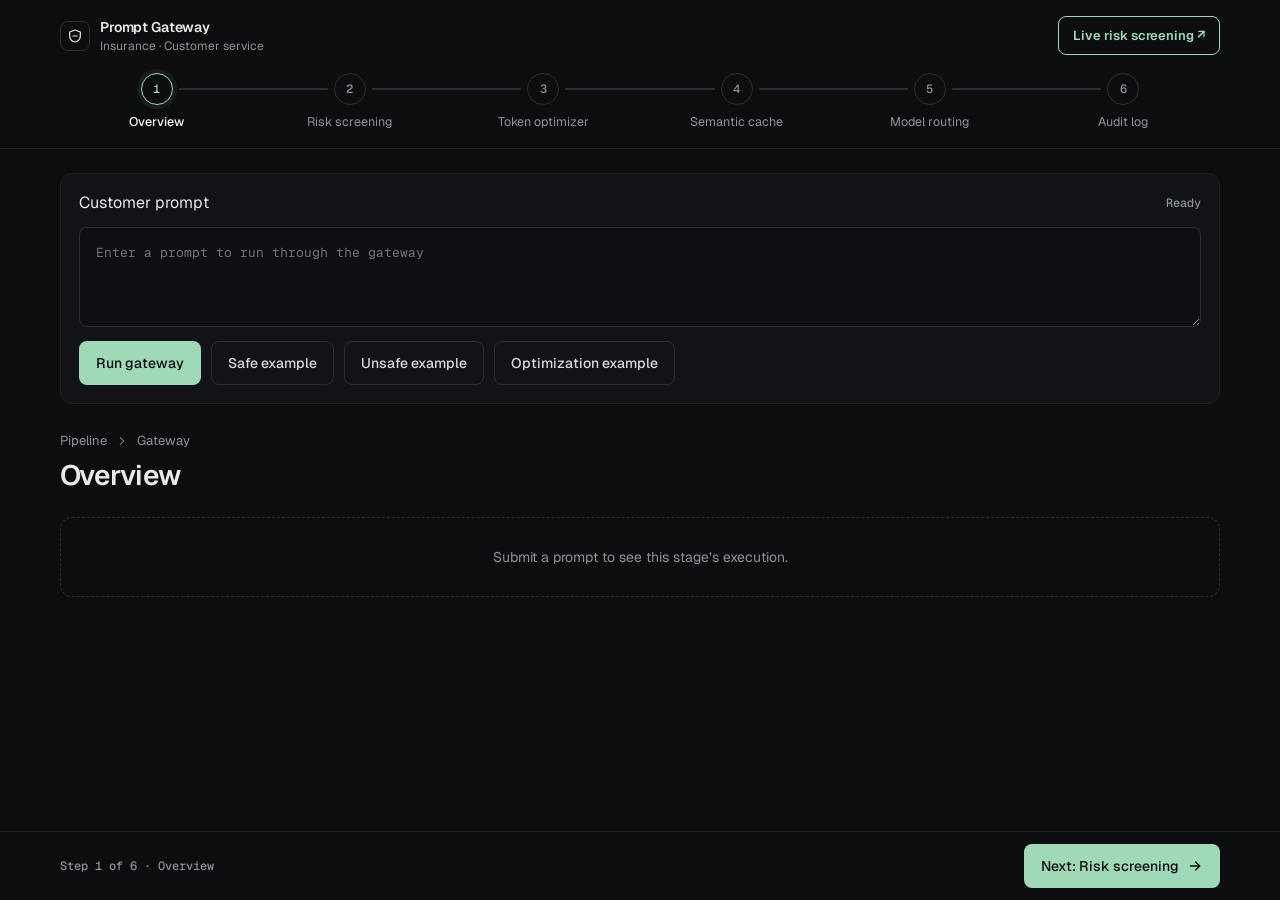
<file: website/site/index.html>
<!DOCTYPE html>
<html lang="en"><head><meta charset="utf-8"><meta name="viewport" content="width=device-width,initial-scale=1"><title>Prompt Gateway</title><link rel="preconnect" href="https://fonts.googleapis.com"><link rel="preconnect" href="https://fonts.gstatic.com" crossorigin><link href="https://fonts.googleapis.com/css2?family=Geist:wght@400;500;600&family=Geist+Mono:wght@400;500&display=swap" rel="stylesheet"><link rel="stylesheet" href="styles.css"><link rel="stylesheet" href="live-integration.css">
</head>
<body><div class="app"><header class="top"><div class="top-row"><div class="brand"><span class="brand-mark"><svg width="16" height="16" viewBox="0 0 24 24" fill="none" stroke="currentColor" stroke-width="1.8" stroke-linecap="round" stroke-linejoin="round" aria-hidden="true"><path d="M12 3l8 3v6c0 5-3.5 8-8 9-4.5-1-8-4-8-9V6l8-3z"/><path d="M9 12h6"/></svg></span><div class="brand-text"><span class="brand-name">Prompt Gateway</span><span class="brand-sub">Insurance · Customer service</span></div></div><div class="top-cost" aria-label="Related tools"><a href="risk.html" style="border:1px solid #9FD9B8;border-radius:8px;padding:10px 14px;color:#9FD9B8;text-decoration:none;font-size:13px;font-weight:600;align-self:center">Live risk screening ↗</a></div></div><nav aria-label="Gateway steps"><ol class="timeline" id="timeline"></ol></nav></header><main class="main"><div class="wrap" id="view"></div></main><div class="stepbar" id="stepbar"></div></div><div class="toast" id="toast" role="status" aria-live="polite"></div><script src="app.js"></script><script src="live-integration.js"></script>
</body></html>
</file>
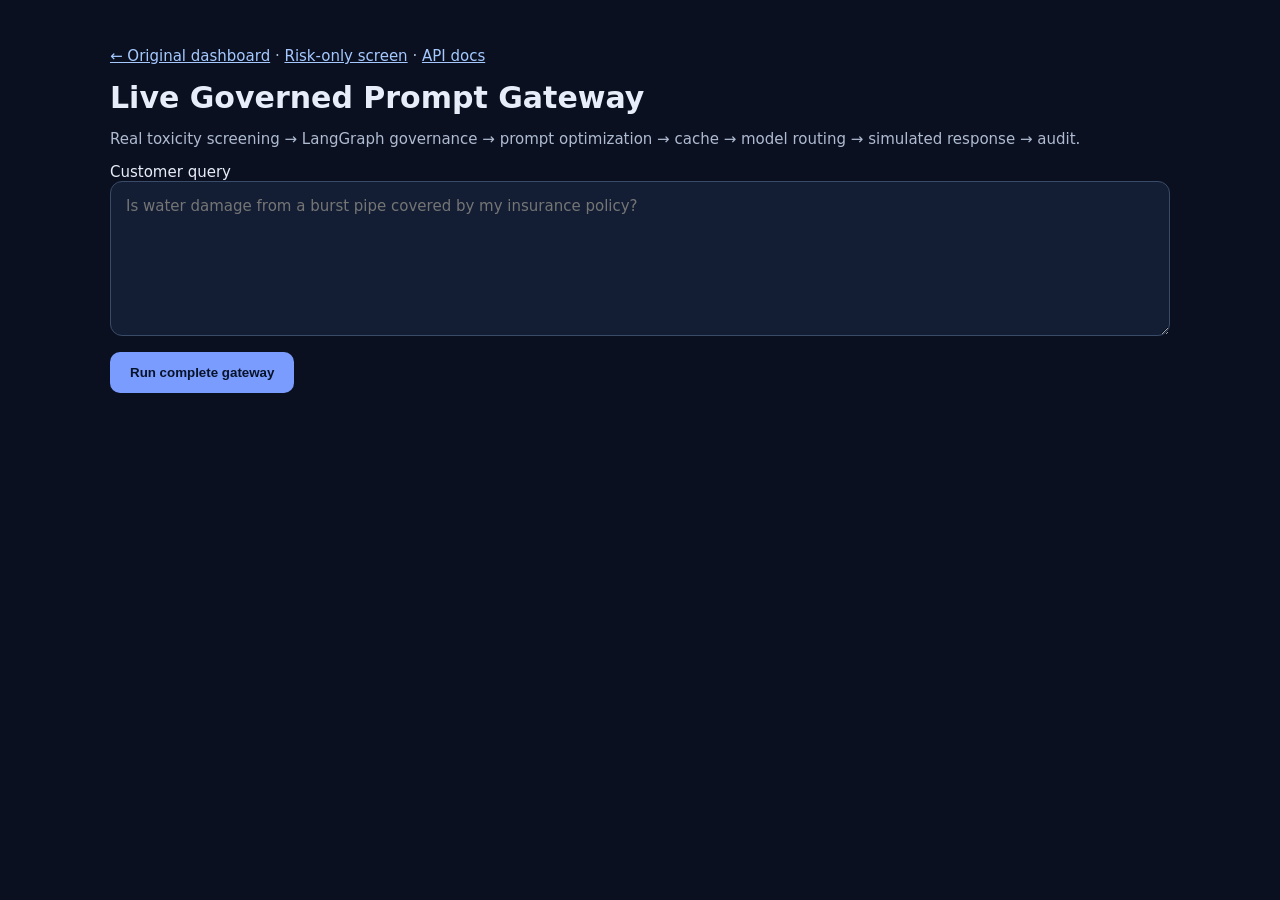
<file: website/site/gateway-live.html>
<!doctype html>
<html lang="en"><head><meta charset="utf-8"><meta name="viewport" content="width=device-width,initial-scale=1"><title>Live Governed Prompt Gateway</title><style>
:root{color-scheme:dark;font:15px system-ui,-apple-system,sans-serif;background:#0b1020;color:#e7edf9}*{box-sizing:border-box}body{max-width:1100px;margin:auto;padding:32px 20px}a{color:#a5c9ff}h1{font-size:2rem;margin:0 0 8px}p{color:#aebbd0}textarea{width:100%;min-height:155px;resize:vertical;background:#131e34;border:1px solid #3a4b67;border-radius:12px;color:#fff;padding:15px;font:inherit}button{background:#7b9cff;color:#071329;border:0;border-radius:10px;padding:13px 20px;font-weight:700;cursor:pointer;margin:12px 0}button:disabled{opacity:.6}.grid{display:grid;grid-template-columns:repeat(auto-fit,minmax(220px,1fr));gap:12px}.panel{background:#131e34;border:1px solid #33435e;border-radius:12px;padding:16px;margin:14px 0}.label{color:#9eafcb;font-size:12px;text-transform:uppercase;letter-spacing:.07em}.value{font-size:21px;font-weight:750;margin-top:7px;overflow-wrap:anywhere}.safe{color:#73e4a2}.unsafe{color:#ff8f9c}.warn{color:#ffd18c}pre{white-space:pre-wrap;overflow-wrap:anywhere;color:#d5e1f6}details{margin-top:12px}summary{cursor:pointer}#error{color:#ff8f9c}#results[hidden]{display:none}
</style></head><body>
<p><a href="/dashboard/">← Original dashboard</a> · <a href="/dashboard/risk.html">Risk-only screen</a> · <a href="/docs">API docs</a></p>
<h1>Live Governed Prompt Gateway</h1><p>Real toxicity screening → LangGraph governance → prompt optimization → cache → model routing → simulated response → audit.</p>
<label for="prompt">Customer query</label><textarea id="prompt" maxlength="16000" placeholder="Is water damage from a burst pipe covered by my insurance policy?"></textarea>
<div><button id="run">Run complete gateway</button> <span id="status" role="status"></span></div><p id="error" role="alert"></p>
<section id="results" hidden><div class="grid">
<div class="panel"><div class="label">Safety decision</div><div class="value" id="risk"></div><p id="categories"></p></div>
<div class="panel"><div class="label">Intent</div><div class="value" id="intent"></div></div>
<div class="panel"><div class="label">Input token reduction</div><div class="value" id="saving"></div><p id="tokens"></p></div>
<div class="panel"><div class="label">Cache</div><div class="value" id="cache"></div></div>
<div class="panel"><div class="label">Recommended model</div><div class="value" id="model"></div></div>
<div class="panel"><div class="label">Estimated cost</div><div class="value" id="cost"></div></div>
</div><div class="panel"><div class="label">Final status and response</div><div class="value" id="final"></div><pre id="response"></pre></div>
<div class="panel"><div class="label">Prompt actually selected for model</div><pre id="optimized"></pre></div>
<div class="panel"><div class="label">Auditable decision log (live LangGraph)</div><div id="audit"></div></div>
<div class="panel"><details><summary>Full backend JSON</summary><pre id="json"></pre></details></div>
</section><script src="gateway-live.js"></script></body></html>
</file>
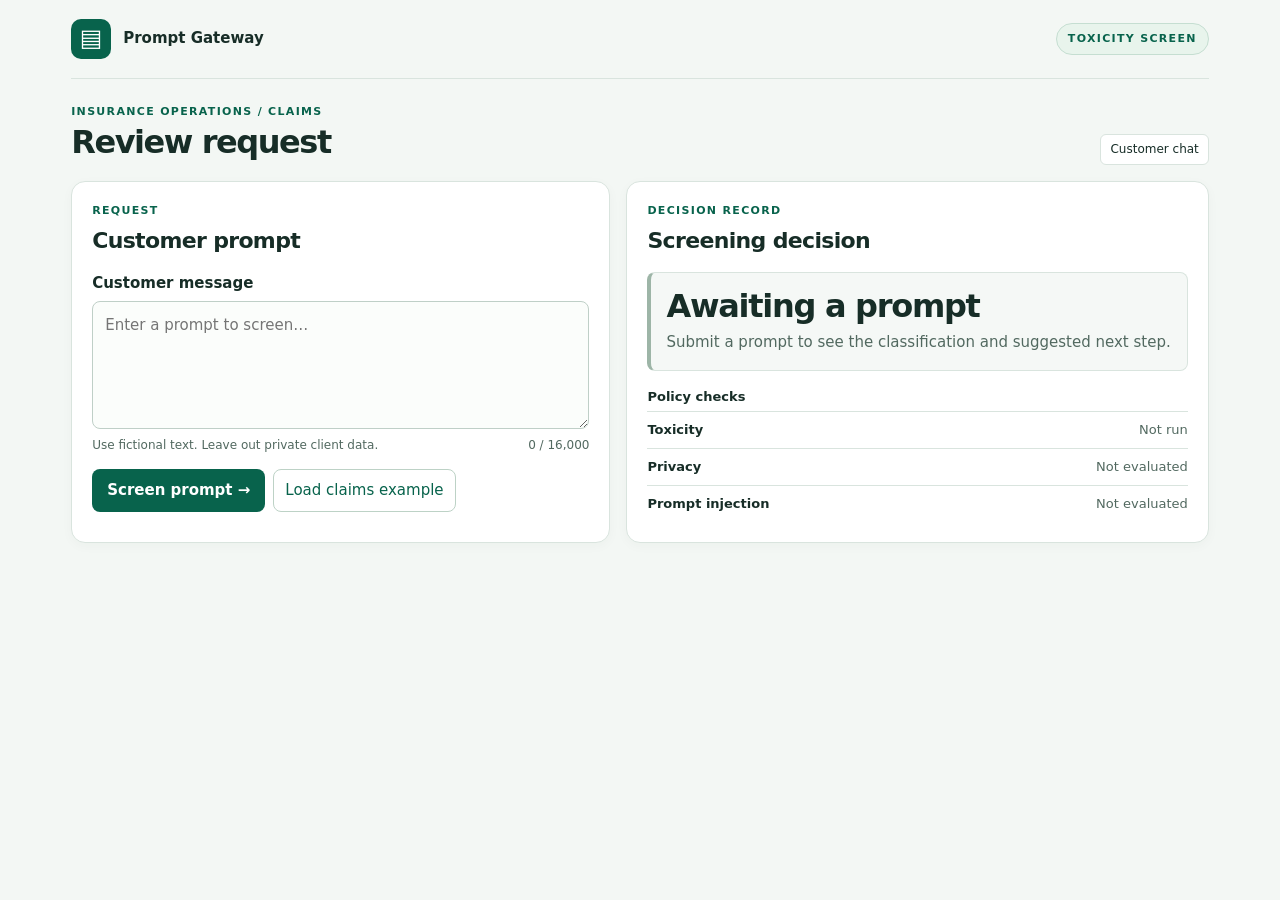
<file: website/site/risk.html>
<!doctype html>
<html lang="en">
<head>
<meta charset="utf-8">
<meta name="viewport" content="width=device-width,initial-scale=1">
<title>Risk Screening | Prompt Gateway</title>
<style>
:root{color-scheme:light;--ink:#172d27;--muted:#526960;--line:#d9e4de;--green:#08634c;--paper:#fff}*{box-sizing:border-box}body{margin:0;background:#f3f7f4;color:var(--ink);font:15px/1.55 system-ui,sans-serif}main{max-width:1240px;margin:auto;padding:0 clamp(16px,4vw,52px) 36px}header{display:flex;align-items:center;justify-content:space-between;gap:12px;padding:19px 0;border-bottom:1px solid var(--line)}.brand{display:flex;align-items:center;gap:12px;font-weight:750}.mark{display:grid;place-items:center;width:40px;height:40px;background:var(--green);color:white;border-radius:10px;font-size:24px}.tag,.eyebrow{font-size:11px;font-weight:800;letter-spacing:.12em;color:var(--green)}.tag{border:1px solid #c5ded1;background:#e8f4ec;border-radius:20px;padding:6px 11px}.hero{padding:27px 0 20px}.hero h1{font-size:clamp(34px,5vw,55px);line-height:1.05;letter-spacing:-.055em;margin:8px 0 10px}.hero p,p{margin:7px 0 0;color:var(--muted)}.trail{list-style:none;display:grid;grid-template-columns:repeat(3,1fr);padding:0;margin:0 0 20px;border:1px solid var(--line);border-radius:12px;background:white;overflow:hidden}.trail li{padding:12px;color:var(--muted);font-size:13px;border-right:1px solid var(--line)}.trail li:last-child{border:0}.trail li:nth-child(2){background:#e6f3eb;color:#07533e;font-weight:750}.trail b{display:inline-grid;place-items:center;width:25px;height:25px;background:#edf4ef;color:var(--green);border-radius:50%;font-size:10px;margin-right:7px}.trail li:nth-child(2) b{background:var(--green);color:#fff}.grid{display:grid;grid-template-columns:1.2fr 1fr;gap:16px}.card{min-width:0;background:white;border:1px solid var(--line);border-radius:14px;padding:20px;box-shadow:0 3px 12px #14352a08}h2{margin:5px 0 14px;font-size:22px;letter-spacing:-.03em}label{display:block;font-weight:650;margin-bottom:6px}textarea{width:100%;min-height:128px;resize:vertical;border:1px solid #bfcfc7;border-radius:8px;background:#fbfdfb;color:var(--ink);font:inherit;padding:12px}button{font:inherit;border-radius:8px;cursor:pointer}button:disabled{opacity:.55;cursor:wait}button:focus-visible,textarea:focus-visible{outline:2px solid #0c8b69;outline-offset:3px}.primary{background:var(--green);color:white;font-weight:700;border:0;padding:10px 15px}.example{background:white;color:var(--green);border:1px solid #bdd2c6;padding:9px 11px}.actions{display:flex;flex-wrap:wrap;gap:8px;margin-top:14px}.meta{display:flex;justify-content:space-between;gap:10px;color:var(--muted);font-size:12px}.report{padding:15px;border:1px solid var(--line);border-left:4px solid #9db5a7;border-radius:8px;background:#f5f8f6}.report h3{font-size:17px;margin:0}.report[data-state=safe]{border-left-color:#17835e;background:#eaf6ee}.report[data-state=unsafe],.report[data-state=error]{border-left-color:#a36319;background:#fff5e5}.report[data-state=loading]{border-left-color:#32669f;background:#edf5fb}dl{display:grid;grid-template-columns:auto 1fr;gap:6px 12px;margin:12px 0 0;font-size:12px}dt{color:var(--muted)}dd{margin:0;overflow-wrap:anywhere}.note{margin-top:14px;padding-top:12px;border-top:1px solid var(--line);font-size:12px}[hidden]{display:none!important}@media(max-width:690px){.grid{grid-template-columns:1fr}.trail li{font-size:11px;padding:8px}.trail b{display:grid;margin-bottom:3px}.meta{flex-wrap:wrap}.tag{font-size:9px}}
.context{display:flex;align-items:end;justify-content:space-between;gap:12px;padding:24px 0 16px}.context h1{font-size:32px;line-height:1.15;letter-spacing:-.045em;margin:4px 0}.context-tag{font-size:12px;border:1px solid var(--line);padding:5px 9px;border-radius:6px;background:white}.grid{grid-template-columns:1fr 1.08fr}.report h3{font-size:clamp(23px,3vw,32px);line-height:1.14;letter-spacing:-.04em}.next{font-weight:750;color:var(--ink)}.checks{width:100%;border-collapse:collapse;margin-top:16px;font-size:13px}.checks caption{text-align:left;font-weight:750;margin-bottom:4px}.checks th,.checks td{padding:8px 0;border-top:1px solid var(--line);text-align:left}.checks td{text-align:right;color:var(--muted)}@media(max-width:690px){.grid{grid-template-columns:1fr}}</style>
</head>
<body><main>
<header><div class="brand"><span class="mark" aria-hidden="true">▤</span> Prompt Gateway</div><span class="tag" id="mode">TOXICITY SCREEN</span></header>
<div class="context"><div><div class="eyebrow">INSURANCE OPERATIONS / CLAIMS</div><h1>Review request</h1></div><span class="context-tag">Customer chat</span></div><div class="grid">
<section class="card"><div class="eyebrow">REQUEST</div><h2>Customer prompt</h2>
<form id="risk-form"><label for="prompt">Customer message</label>
<textarea id="prompt" maxlength="16000" required aria-describedby="privacy" placeholder="Enter a prompt to screen…"></textarea>
<div class="meta"><span id="privacy">Use fictional text. Leave out private client data.</span><span id="count">0 / 16,000</span></div>
<div class="actions"><button class="primary" id="submit" type="submit">Screen prompt →</button><button class="example" id="example" type="button">Load claims example</button></div></form></section>
<section class="card"><div class="eyebrow">DECISION RECORD</div><h2>Screening decision</h2>
<div id="empty" class="report"><h3>Awaiting a prompt</h3><p>Submit a prompt to see the classification and suggested next step.</p></div>
<section class="report" id="result" role="status" aria-live="polite" hidden><h3 id="label"></h3><p id="next-step" class="next"></p><p id="explanation"></p><dl id="details"></dl></section>
<table class="checks"><caption>Policy checks</caption><tbody>
<tr><th scope="row">Toxicity</th><td id="toxicity-status">Not run</td></tr>
<tr><th scope="row">Privacy</th><td>Not evaluated</td></tr>
<tr><th scope="row">Prompt injection</th><td>Not evaluated</td></tr>
</tbody></table></section>
</div></main>
<script src="risk.js"></script>
</body></html>
</file>
<file: website/site/styles.css>
:root {
  --accent: #9FD9B8;
  --accent-tint: rgba(159, 217, 184, 0.07);
  --bg: #0C0D0F;
  --panel: #111316;
  --inset: #0E0F12;
  --line: #1C1F23;
  --line-2: #2A2E34;
  --hover: #16181B;
  --text: #E8E9EB;
  --text-2: #D6D9DE;
  --text-3: #C9CDD3;
  --muted: #8E939B;
  --faint: #6B717A;
  --ok: #9FD9B8;
  --warn: #F2A65A;
  --caution: #F2C35A;
  --mono: 'Geist Mono', ui-monospace, SFMono-Regular, Menlo, monospace;
  --sans: 'Geist', ui-sans-serif, system-ui, -apple-system, sans-serif;
}

* { box-sizing: border-box; }
html, body { margin: 0; }
body {
  background: var(--bg);
  color: var(--text);
  font-family: var(--sans);
  -webkit-font-smoothing: antialiased;
}
a { color: var(--text-3); }
a:hover { color: #fff; }
h1, h2, p { margin: 0; }
button { font: inherit; }

.app { min-height: 100vh; display: flex; flex-direction: column; }

/* ---------- top bar + step timeline ---------- */
.top {
  position: sticky; top: 0; z-index: 10; background: var(--bg);
  border-bottom: 1px solid var(--line);
  padding: 16px clamp(16px, 3vw, 40px) 18px;
  display: flex; flex-direction: column; gap: 18px;
}
.top-row { max-width: 1160px; width: 100%; margin: 0 auto; display: flex; flex-wrap: wrap; align-items: center; justify-content: space-between; gap: 12px 24px; }
.brand { display: flex; align-items: center; gap: 10px; }
.brand-mark {
  width: 30px; height: 30px; border-radius: 8px; border: 1px solid var(--line-2);
  display: flex; align-items: center; justify-content: center;
}
.brand-text { display: flex; flex-direction: column; gap: 2px; }
.brand-name { font-size: 14px; font-weight: 600; letter-spacing: -0.01em; }
.brand-sub { font-size: 12px; color: var(--muted); }
.top-cost { display: flex; flex-wrap: wrap; gap: 8px 20px; }

.timeline {
  list-style: none; margin: 0 auto; padding: 0; max-width: 1160px;
  display: grid; grid-template-columns: repeat(6, minmax(0, 1fr));
}
.timeline li { position: relative; display: flex; justify-content: center; }
/* connector to the previous node: solid once that step is passed */
.timeline li + li::before {
  content: ''; position: absolute; top: 15px; right: calc(50% + 22px); left: calc(-50% + 22px);
  height: 2px; border-radius: 1px; background: var(--line-2);
}
.timeline li.done + li::before { background: var(--accent); }
.tl-node {
  display: flex; flex-direction: column; align-items: center; gap: 8px; min-width: 0;
  padding: 0 4px; color: var(--muted); text-decoration: none; font-size: 12.5px; text-align: center;
}
a.tl-node:hover { color: var(--text); }
a.tl-node:hover .tl-dot { border-color: var(--accent); }
.tl-node:focus-visible { outline: 2px solid var(--accent); outline-offset: 4px; border-radius: 6px; }
.tl-dot {
  width: 32px; height: 32px; border-radius: 50%; flex: none;
  display: flex; align-items: center; justify-content: center;
  border: 1.5px solid var(--line-2); background: var(--bg); color: var(--muted);
  font: 500 12px/1 var(--mono); transition: border-color .15s, background .15s;
}
.timeline li.done .tl-dot { border-color: var(--accent); background: var(--accent); color: var(--bg); }
.timeline li.cur .tl-dot { border-color: var(--accent); color: var(--accent); box-shadow: 0 0 0 4px var(--accent-tint); }
.timeline li.cur .tl-node { color: #F2F3F5; font-weight: 500; }
.timeline li.done .tl-node { color: var(--text-3); }
.timeline li.locked .tl-node { color: var(--faint); cursor: not-allowed; }

/* ---------- bottom step bar ---------- */
.stepbar {
  position: sticky; bottom: 0; z-index: 10; background: var(--bg);
  border-top: 1px solid var(--line); padding: 12px clamp(16px, 3vw, 40px);
}
.stepbar-in { max-width: 1160px; margin: 0 auto; display: flex; align-items: center; justify-content: space-between; gap: 12px; }
.stepbar-pos { font: 500 12px/1 var(--mono); color: var(--muted); }
.stepbar-btns { display: flex; gap: 10px; margin-left: auto; }

.eyebrow {
  font: 500 11px/1 var(--mono); letter-spacing: 0.08em; text-transform: uppercase; color: var(--muted);
}
.field { display: flex; align-items: center; justify-content: space-between; gap: 8px; font-size: 12.5px; color: var(--text-3); }
.field input {
  width: 96px; min-height: 32px; padding: 0 8px; border-radius: 6px;
  background: var(--inset); border: 1px solid var(--line-2); color: var(--text);
  font: 400 12.5px var(--mono); text-align: right;
}
.field input:focus { outline: 2px solid var(--accent); outline-offset: 1px; }
.select {
  width: 100%; min-height: 34px; padding: 0 8px; border-radius: 6px;
  background: var(--inset); border: 1px solid var(--line-2); color: var(--text);
  font: 400 13px var(--sans);
}
.select:focus { outline: 2px solid var(--accent); outline-offset: 1px; }
.model-bar {
  display: flex; flex-wrap: wrap; align-items: center; gap: 10px 14px;
  padding: 12px 16px; border: 1px solid var(--line); border-radius: 10px; background: var(--panel);
}
.model-label { font: 500 11px/1 var(--mono); letter-spacing: 0.08em; text-transform: uppercase; color: var(--muted); }
.model-select { width: auto; min-width: 260px; max-width: 100%; }
.tok-note { font: 400 12px/1.4 var(--mono); color: var(--muted); margin-left: auto; }
.tok-note.tok-ready { color: var(--ok); }
.tok-note.tok-loading { color: var(--caution); }
.tok-note.tok-error { color: var(--warn); }
@media (max-width: 480px) { .model-select { min-width: 0; flex: 1 1 100%; } .tok-note { margin-left: 0; } }

/* ---------- main ---------- */
.main { flex: 1; min-width: 0; padding: 28px clamp(16px, 3vw, 40px) 56px; }
.wrap { max-width: 1160px; margin: 0 auto; display: flex; flex-direction: column; gap: 24px; }

.head { display: flex; flex-wrap: wrap; align-items: flex-end; justify-content: space-between; gap: 16px; }
.head-text { display: flex; flex-direction: column; gap: 8px; }
.crumbs { display: flex; align-items: center; gap: 8px; font-size: 13px; color: var(--muted); flex-wrap: wrap; }
.tag { font: 500 11px/1 var(--mono); padding: 4px 7px; border: 1px solid var(--line-2); border-radius: 5px; color: var(--muted); }
h1 { font-size: 28px; font-weight: 600; letter-spacing: -0.02em; }
.lede { font-size: 14px; color: var(--muted); max-width: 560px; line-height: 1.5; }
.actions { display: flex; flex-wrap: wrap; gap: 10px; }

.btn {
  display: inline-flex; align-items: center; gap: 8px; min-height: 44px; padding: 0 16px;
  border-radius: 8px; font: 500 14px var(--sans); cursor: pointer; text-decoration: none;
}
.btn-ghost { background: transparent; color: var(--text-2); border: 1px solid var(--line-2); }
.btn-ghost:hover { background: var(--hover); color: var(--text-2); }
.btn-primary { background: var(--accent); color: var(--bg); border: 1px solid transparent; }
.btn-primary:hover { filter: brightness(1.08); color: var(--bg); }
.btn:focus-visible { outline: 2px solid var(--accent); outline-offset: 2px; }

/* cards */
.stats { display: grid; grid-template-columns: repeat(auto-fit, minmax(210px, 1fr)); gap: 12px; }
.stat {
  padding: 18px 20px; border: 1px solid var(--line); border-radius: 12px; background: var(--panel);
  display: flex; flex-direction: column; gap: 10px;
}
.stat-label { font-size: 13px; color: var(--muted); }
.stat-val { font: 500 30px/1 var(--mono); letter-spacing: -0.02em; }
.stat-val small { font-size: 14px; color: var(--muted); margin-left: 6px; letter-spacing: 0; }
.stat-sub { font-size: 12px; color: var(--muted); }
.accent { color: var(--accent); }

.panel { border: 1px solid var(--line); border-radius: 12px; padding: 18px; display: flex; flex-direction: column; gap: 14px; }
.panel-fill { background: var(--panel); }
.panel-head { display: flex; flex-wrap: wrap; align-items: center; justify-content: space-between; gap: 10px; }
.title { display: flex; align-items: center; gap: 10px; }
.title svg { color: var(--muted); flex: none; }
h2 { font-size: 14px; font-weight: 500; }
.mono-sm { font: 500 12px/1 var(--mono); color: var(--muted); }

.pill { font: 500 12px/1 var(--mono); padding: 6px 9px; border: 1px solid; border-radius: 6px; white-space: nowrap; }
.st-in { color: var(--ok); border-color: #2F4A3B; }
.st-low { color: var(--warn); border-color: #4D3A26; }
.st-high { color: var(--caution); border-color: #4D4226; }
.st-wait { color: var(--muted); border-color: var(--line-2); }

/* target band */
.band { position: relative; height: 10px; border-radius: 5px; background: #1A1D21; }
.band-target { position: absolute; left: 37.5%; width: 25%; top: 0; bottom: 0; background: #1E3229; border-left: 1px solid #36584A; border-right: 1px solid #36584A; }
.band-fill { position: absolute; left: 0; top: 0; bottom: 0; border-radius: 5px; background: var(--accent); opacity: 0.85; transition: width .25s ease; }
.ticks { display: flex; justify-content: space-between; font: 400 11px/1 var(--mono); color: var(--muted); }

/* prompt comparison */
.cols { display: grid; grid-template-columns: repeat(auto-fit, minmax(min(100%, 380px), 1fr)); gap: 12px; }
.prompt { border: 1px solid var(--line); border-radius: 12px; background: var(--panel); display: flex; flex-direction: column; min-width: 0; }
.prompt-head { display: flex; align-items: center; justify-content: space-between; gap: 10px; padding: 14px 18px; border-bottom: 1px solid var(--line); min-height: 56px; }
.prompt-body { padding: 18px; display: flex; flex-direction: column; gap: 18px; }
.sec { display: flex; flex-direction: column; gap: 8px; }
.sec-head { display: flex; justify-content: space-between; font: 500 11px/1 var(--mono); letter-spacing: 0.08em; text-transform: uppercase; color: var(--muted); }
.sec-text { font: 400 13px/1.7 var(--mono); white-space: pre-wrap; word-break: break-word; }
.sec-empty { font: 400 12px/1.7 var(--mono); color: var(--faint); font-style: italic; }
.icon-btn {
  width: 44px; height: 36px; display: flex; align-items: center; justify-content: center;
  background: none; border: 0; border-radius: 6px; color: var(--muted); cursor: pointer;
}
.icon-btn:hover { background: var(--hover); color: var(--text); }
.icon-btn:focus-visible { outline: 2px solid var(--accent); }

.seg-keep { color: var(--text-2); }
.seg-idle { color: var(--text-2); text-decoration: underline dotted #545A63; text-underline-offset: 4px; }
.seg-cut { color: var(--warn); text-decoration: line-through; text-decoration-color: rgba(242,166,90,.75); background: rgba(242,166,90,.08); border-radius: 3px; }
.seg-add { color: #A9C8FF; background: rgba(120,165,255,.12); border-radius: 3px; }

.legend-row { display: flex; flex-wrap: wrap; gap: 18px; font-size: 12px; color: var(--muted); }
.legend-row > span { display: flex; align-items: center; gap: 8px; }
.legend-row .chip { font: 400 12px var(--mono); padding: 1px 6px; }

/* techniques */
.techs { padding: 6px 18px 8px; gap: 0; }
.techs .panel-head { padding: 12px 0 14px; }
.tech { display: flex; align-items: center; gap: 12px; padding: 10px 0; border-top: 1px solid var(--line); }
.tech-text { flex: 1; min-width: 0; display: flex; flex-direction: column; gap: 4px; }
.tech-name { display: flex; align-items: center; gap: 8px; flex-wrap: wrap; font-size: 14px; font-weight: 500; }
.tech-desc { font-size: 12.5px; color: var(--muted); line-height: 1.4; }
.risk { display: inline-flex; align-items: center; gap: 5px; font: 500 11px/1 var(--mono); color: var(--caution); padding: 4px 6px; border: 1px solid #4D4226; border-radius: 5px; }
.delta { font: 500 13px/1 var(--mono); min-width: 52px; text-align: right; }
.d-on { color: var(--warn); }
.d-off { color: var(--faint); }

.sw { width: 52px; height: 44px; background: none; border: 0; padding: 0; display: flex; align-items: center; justify-content: center; cursor: pointer; flex: none; }
.sw .track { width: 40px; height: 22px; border-radius: 11px; background: var(--line-2); position: relative; transition: background .15s; }
.sw .knob { position: absolute; top: 3px; left: 3px; width: 16px; height: 16px; border-radius: 50%; background: var(--muted); transition: transform .15s, background .15s; }
.sw[aria-pressed="true"] .track { background: var(--accent); }
.sw[aria-pressed="true"] .knob { transform: translateX(18px); background: var(--bg); }
.sw:focus-visible .track { outline: 2px solid var(--accent); outline-offset: 3px; }

/* prompt input */
.prompt-body-fill { flex: 1; gap: 10px; }
.prompt-body-fill .prompt-in { flex: 1; }
.btn-sm[aria-pressed="true"] { border-color: var(--accent); color: var(--accent); background: var(--accent-tint); }
.prompt-in {
  width: 100%; min-height: 360px; resize: vertical; padding: 14px 16px; border-radius: 8px;
  background: var(--inset); border: 1px solid var(--line-2); color: var(--text);
  font: 400 13px/1.7 var(--mono);
}
.prompt-in:focus { outline: 2px solid var(--accent); outline-offset: 1px; }
.hint { font-size: 12.5px; color: var(--muted); line-height: 1.5; }
.btn-sm { min-height: 36px; padding: 0 12px; font-size: 13px; }
.row-actions { display: flex; flex-wrap: wrap; align-items: center; gap: 8px; }

/* technique buttons */
.tgrid { display: grid; grid-template-columns: repeat(auto-fill, minmax(min(100%, 230px), 1fr)); gap: 10px; }
.tbtn {
  text-align: left; display: flex; flex-direction: column; gap: 6px; padding: 12px 14px;
  border: 1px solid var(--line-2); border-radius: 10px; background: var(--panel); color: var(--text);
  cursor: pointer; transition: border-color .15s, background .15s;
}
.tbtn:hover { border-color: #3A4250; }
.tbtn:focus-visible { outline: 2px solid var(--accent); outline-offset: 2px; }
.tbtn[aria-pressed="true"] { border-color: var(--accent); background: var(--accent-tint); }
.tb-top { display: flex; align-items: center; gap: 10px; }
.tb-box {
  width: 18px; height: 18px; border-radius: 5px; border: 1px solid #545A63; flex: none;
  display: flex; align-items: center; justify-content: center; color: var(--bg);
}
.tbtn[aria-pressed="true"] .tb-box { background: var(--accent); border-color: var(--accent); }
.tb-name { flex: 1; min-width: 0; font-size: 14px; font-weight: 500; }
.tb-delta { font: 500 12.5px/1 var(--mono); }
.tb-desc { font-size: 12.5px; color: var(--muted); line-height: 1.4; padding-left: 28px; }
.tbtn .risk { align-self: flex-start; margin-left: 28px; }

/* emphasis on the most recently applied technique */
.seg-cut.hl { outline: 1px solid rgba(242,166,90,.85); }
.seg-add.hl { outline: 1px solid #A9C8FF; }

/* step-by-step */
.steps { display: flex; flex-direction: column; }
.step { display: flex; flex-direction: column; gap: 8px; padding: 12px 0; border-top: 1px solid var(--line); }
.step:first-child { border-top: 0; padding-top: 0; }
.step-head { display: flex; align-items: center; gap: 10px; flex-wrap: wrap; }
.step-num {
  width: 22px; height: 22px; border-radius: 50%; border: 1px solid var(--line-2); flex: none;
  display: flex; align-items: center; justify-content: center; font: 500 11px/1 var(--mono); color: var(--muted);
}
.step.on .step-num { border-color: var(--accent); color: var(--accent); }
.step-name { flex: 1; min-width: 0; font-size: 14px; font-weight: 500; }
.step.off .step-name { color: var(--muted); }
.step-chips { display: flex; flex-wrap: wrap; gap: 6px; padding-left: 32px; }
.step-chips .chip { font: 400 12px/1.6 var(--mono); padding: 1px 6px; max-width: 100%; overflow-wrap: anywhere; }
.step-note { font-size: 12.5px; color: var(--faint); padding-left: 32px; }

/* breakdown */
.stack { display: flex; flex-direction: column; gap: 8px; }
.stack-head { display: flex; justify-content: space-between; font-size: 12px; color: var(--muted); }
.stack-head span:last-child { font-family: var(--mono); }
.bar { display: flex; gap: 2px; height: 14px; border-radius: 4px; overflow: hidden; background: var(--hover); }
.bar span { display: block; height: 100%; transition: width .25s ease; }
.legend { display: grid; grid-template-columns: repeat(2, minmax(0, 1fr)); gap: 10px 16px; }
.legend div { display: flex; align-items: center; gap: 8px; font-size: 12.5px; }
.legend .sq { width: 10px; height: 10px; border-radius: 2px; flex: none; }
.legend .lbl { color: var(--text-3); flex: 1; min-width: 0; }
.legend .rng { font-family: var(--mono); color: var(--muted); white-space: nowrap; }

/* log */
.log { font: 400 12px/1.9 var(--mono); color: var(--text-3); background: var(--inset); border: 1px solid #1A1D21; border-radius: 8px; padding: 10px 14px; overflow-x: auto; }
.log div { display: flex; gap: 14px; white-space: nowrap; }
.log .ts { color: var(--faint); }
.log .op { flex: 1; }
.stack-col { display: flex; flex-direction: column; gap: 12px; min-width: 0; }

/* generic list rows (other pages) */
.rows { display: flex; flex-direction: column; }
.row { display: flex; align-items: center; gap: 12px; padding: 12px 0; border-top: 1px solid var(--line); }
.row:first-child { border-top: 0; }
.row-main { flex: 1; min-width: 0; display: flex; flex-direction: column; gap: 4px; }
.row-title { font-size: 14px; font-weight: 500; }
.row-sub { font-size: 12.5px; color: var(--muted); line-height: 1.4; }
.row-sub code, .quote { font-family: var(--mono); }
.quote { font-size: 13px; line-height: 1.7; color: var(--text-2); white-space: pre-wrap; word-break: break-word; }
.meter { width: 90px; height: 6px; border-radius: 3px; background: #1A1D21; overflow: hidden; flex: none; }
.meter span { display: block; height: 100%; background: var(--accent); }
.ok { color: var(--ok); }
.muted { color: var(--muted); }

.empty { padding: 28px; text-align: center; color: var(--muted); font-size: 14px; border: 1px dashed var(--line-2); border-radius: 12px; line-height: 1.6; }

.toast {
  position: fixed; left: 50%; bottom: 24px; transform: translate(-50%, 20px); opacity: 0;
  background: #1A1D21; color: var(--text); border: 1px solid var(--line-2); border-radius: 8px;
  padding: 10px 14px; font-size: 13px; pointer-events: none; transition: opacity .2s, transform .2s;
}
.toast.show { opacity: 1; transform: translate(-50%, 0); }

@media (max-width: 820px) {
  .tl-label { display: none; }
  .timeline li.cur .tl-label { display: block; position: absolute; top: 40px; white-space: nowrap; }
  .top { padding-bottom: 36px; }
  .stepbar-pos { display: none; }
}
@media (max-width: 480px) {
  .legend { grid-template-columns: 1fr; }
  .stat-val { font-size: 26px; }
}

.sr-only { position: absolute; width: 1px; height: 1px; padding: 0; margin: -1px; overflow: hidden; clip: rect(0 0 0 0); white-space: nowrap; border: 0; }
:root { color-scheme: dark; }
.seg-cut + .seg-add { margin-left: 3px; }
</file>
<file: website/site/live-integration.css>
.live-gateway {
  width: min(1160px, calc(100% - 2 * clamp(16px, 3vw, 40px)));
  margin-top: 24px;
}

.live-gateway .prompt-in { min-height: 100px; }
.live-gateway .btn:disabled { opacity: 0.65; cursor: wait; }
.live-error { color: var(--warn); font-size: 13px; }
.audit-metrics { font-size: 12px; color: var(--muted); }
.audit-metrics pre { white-space: pre-wrap; overflow-wrap: anywhere; }
.timeline li.st-low .tl-dot { border-color: var(--warn); color: var(--warn); }
.timeline li.st-high .tl-dot { border-color: var(--caution); color: var(--caution); }
.timeline li.cur.done .tl-dot { color: var(--bg); }
.timeline li.st-wait:has(.tl-status) .tl-dot { border-color: var(--line-2); color: var(--muted); }
.tl-status { font: 500 11px/1.2 var(--mono); color: inherit; }
.timeline .st-low .tl-status { color: var(--warn); }
.timeline .st-high .tl-status { color: var(--caution); }
@media (max-width: 820px) {
  .timeline li.cur:has(.tl-status) .tl-label { top: calc(100% + 6px); }
}


#view { scroll-margin-top: 145px; }
#view .stat-val, #view .row-sub { overflow-wrap: anywhere; }
#view .stat-val { font-size: clamp(21px, 2.6vw, 30px); }
.toast.show { z-index: 20; }
</file>
